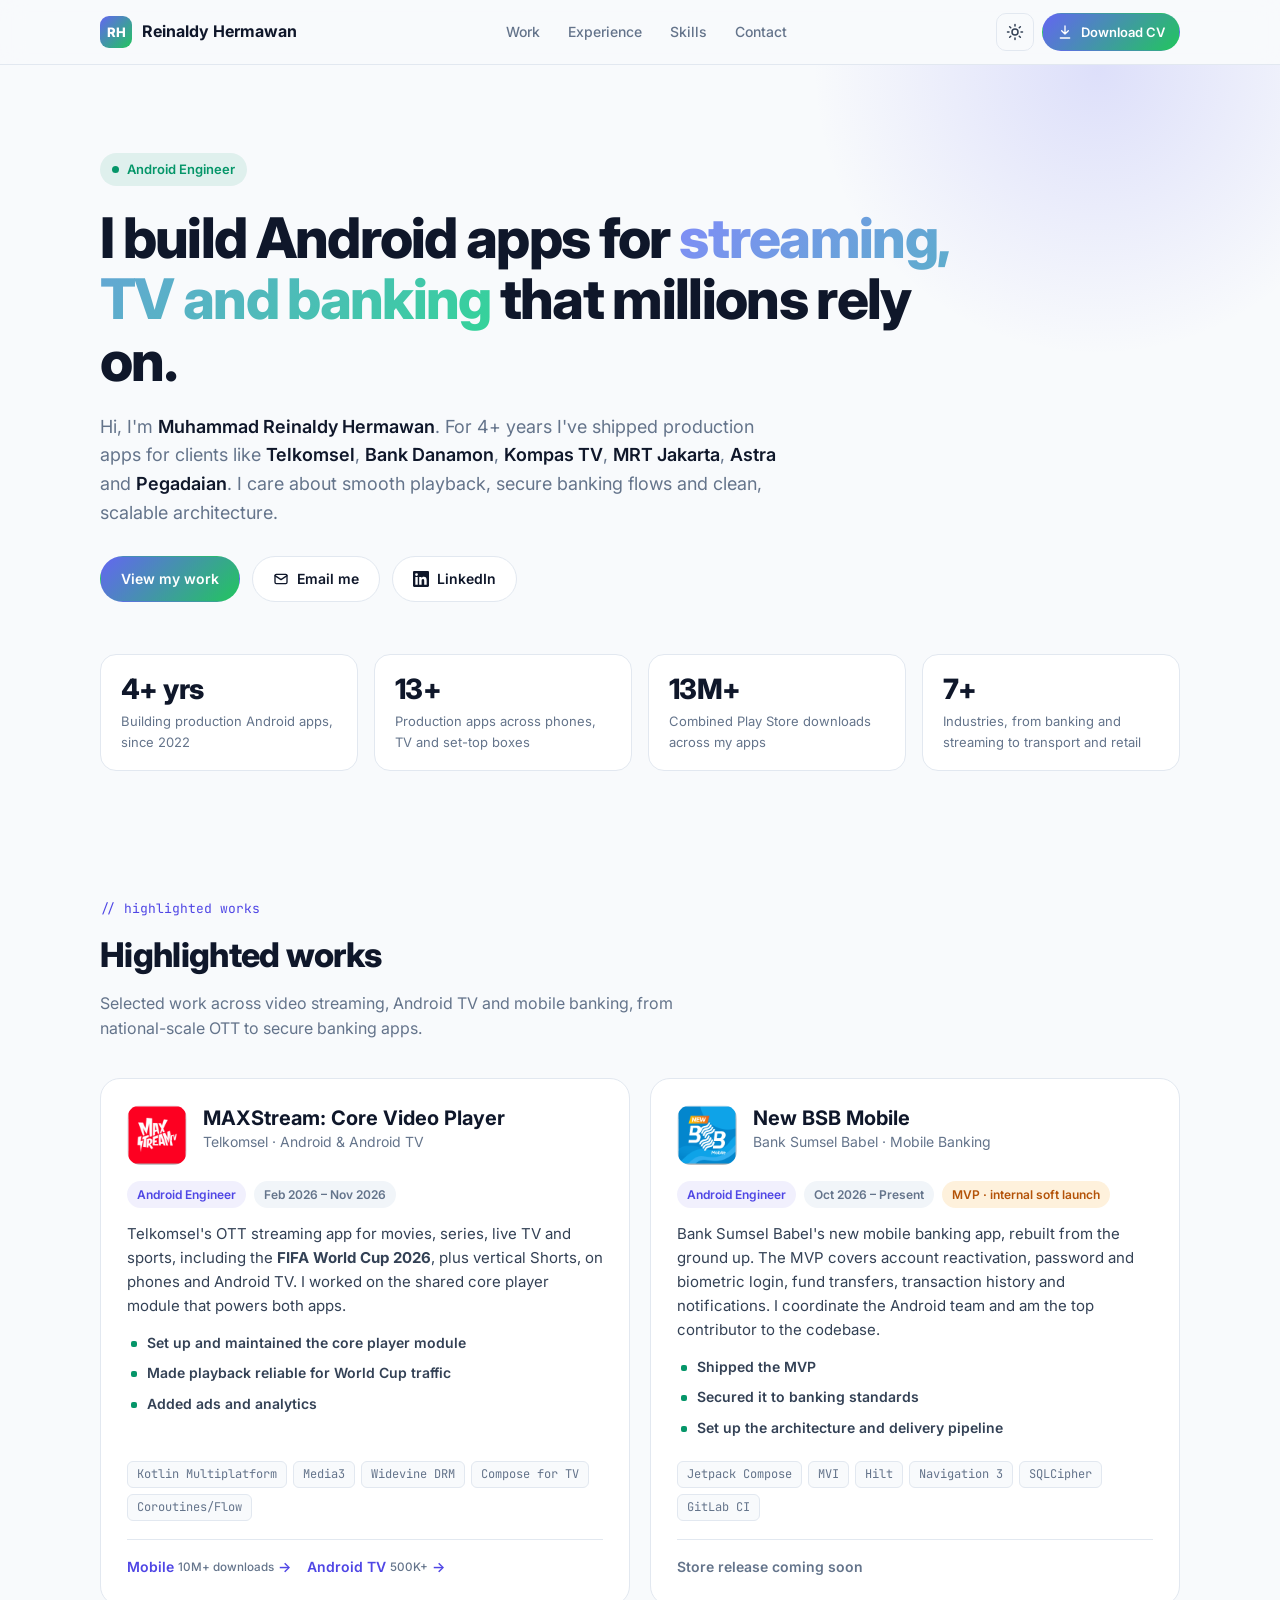
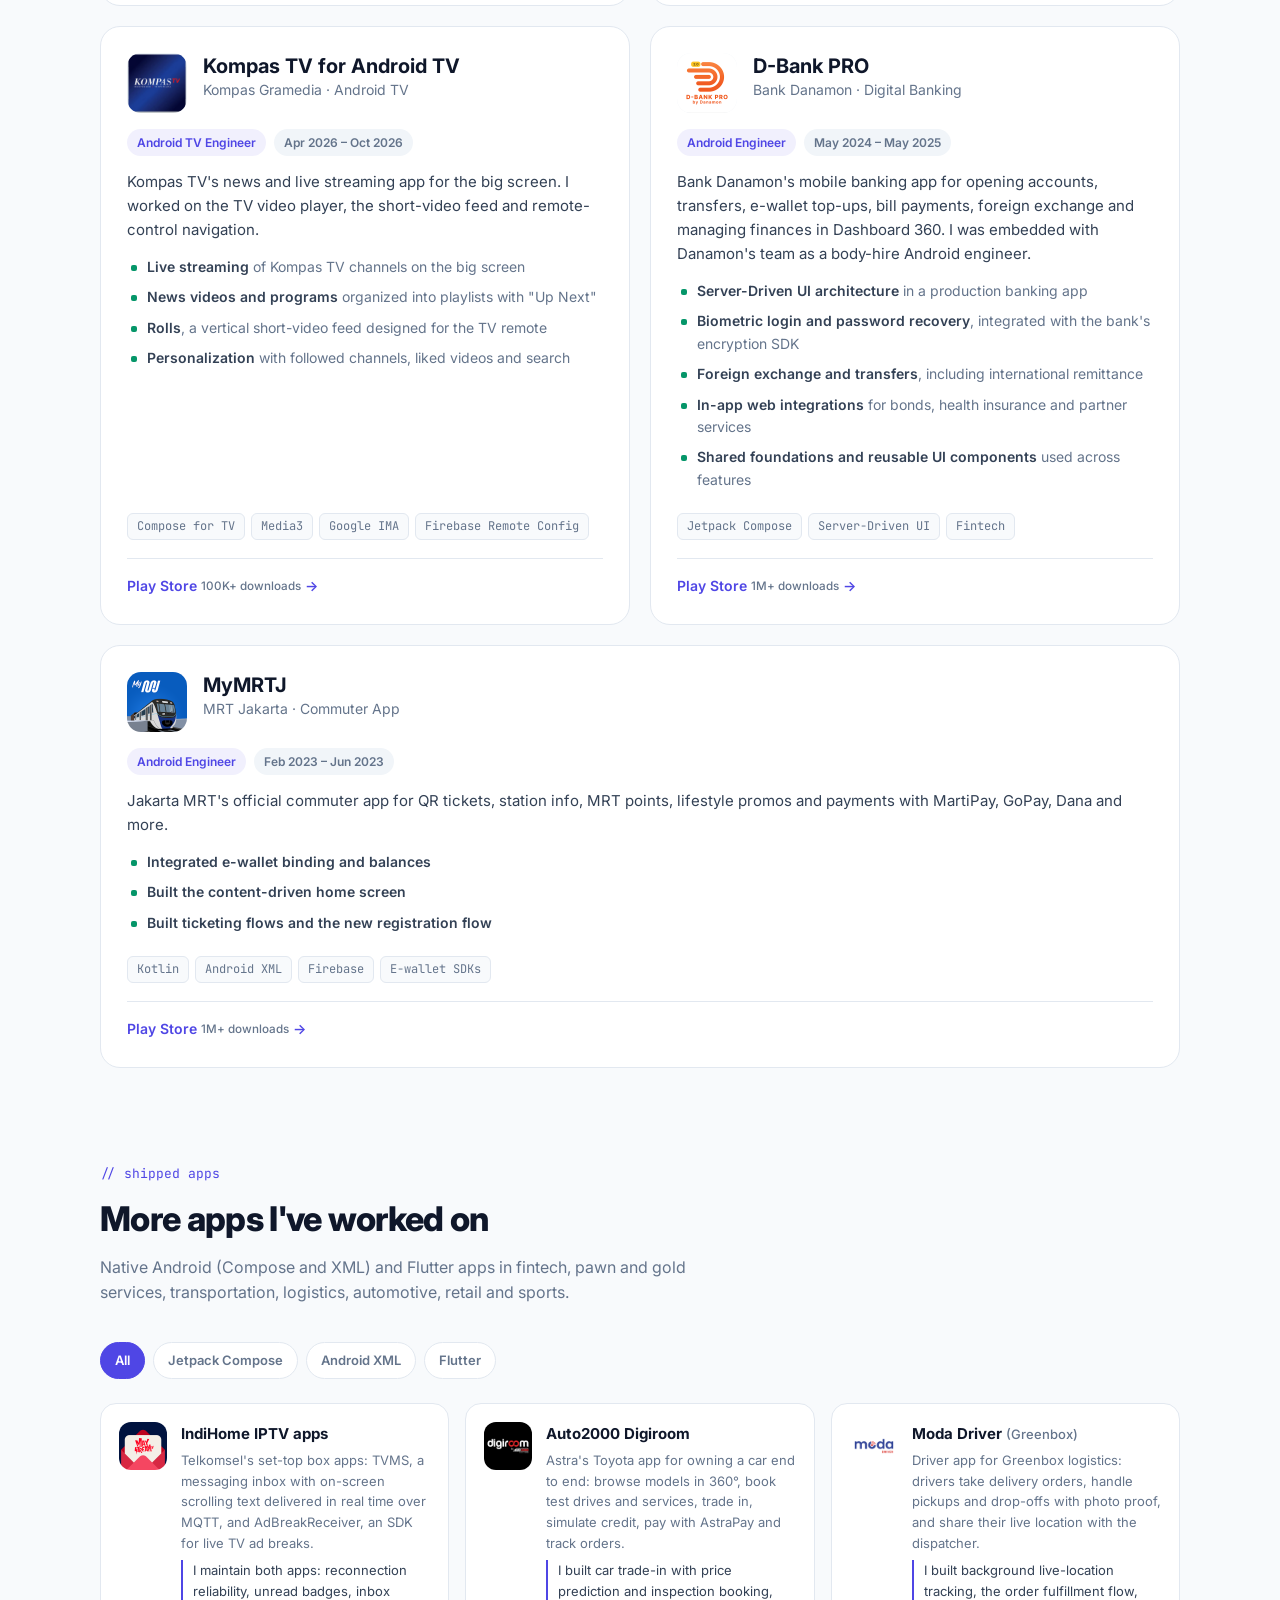
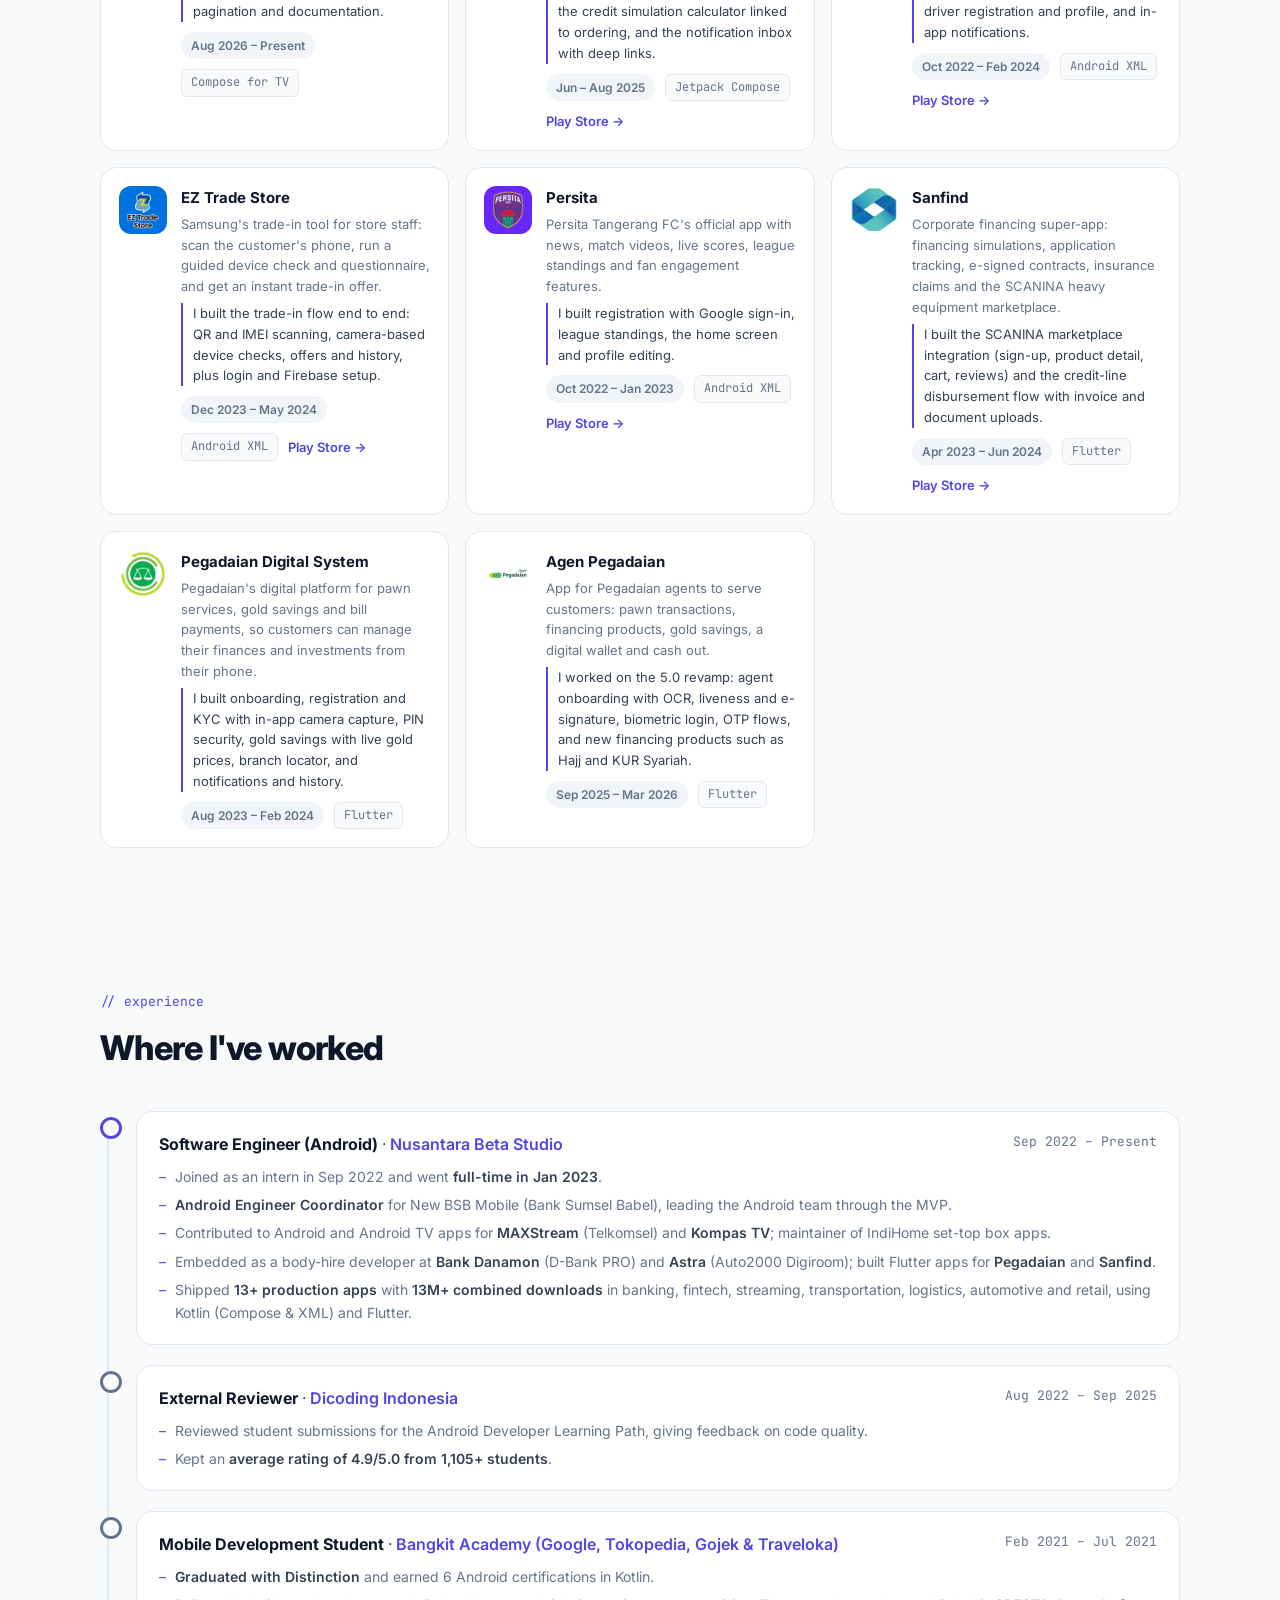
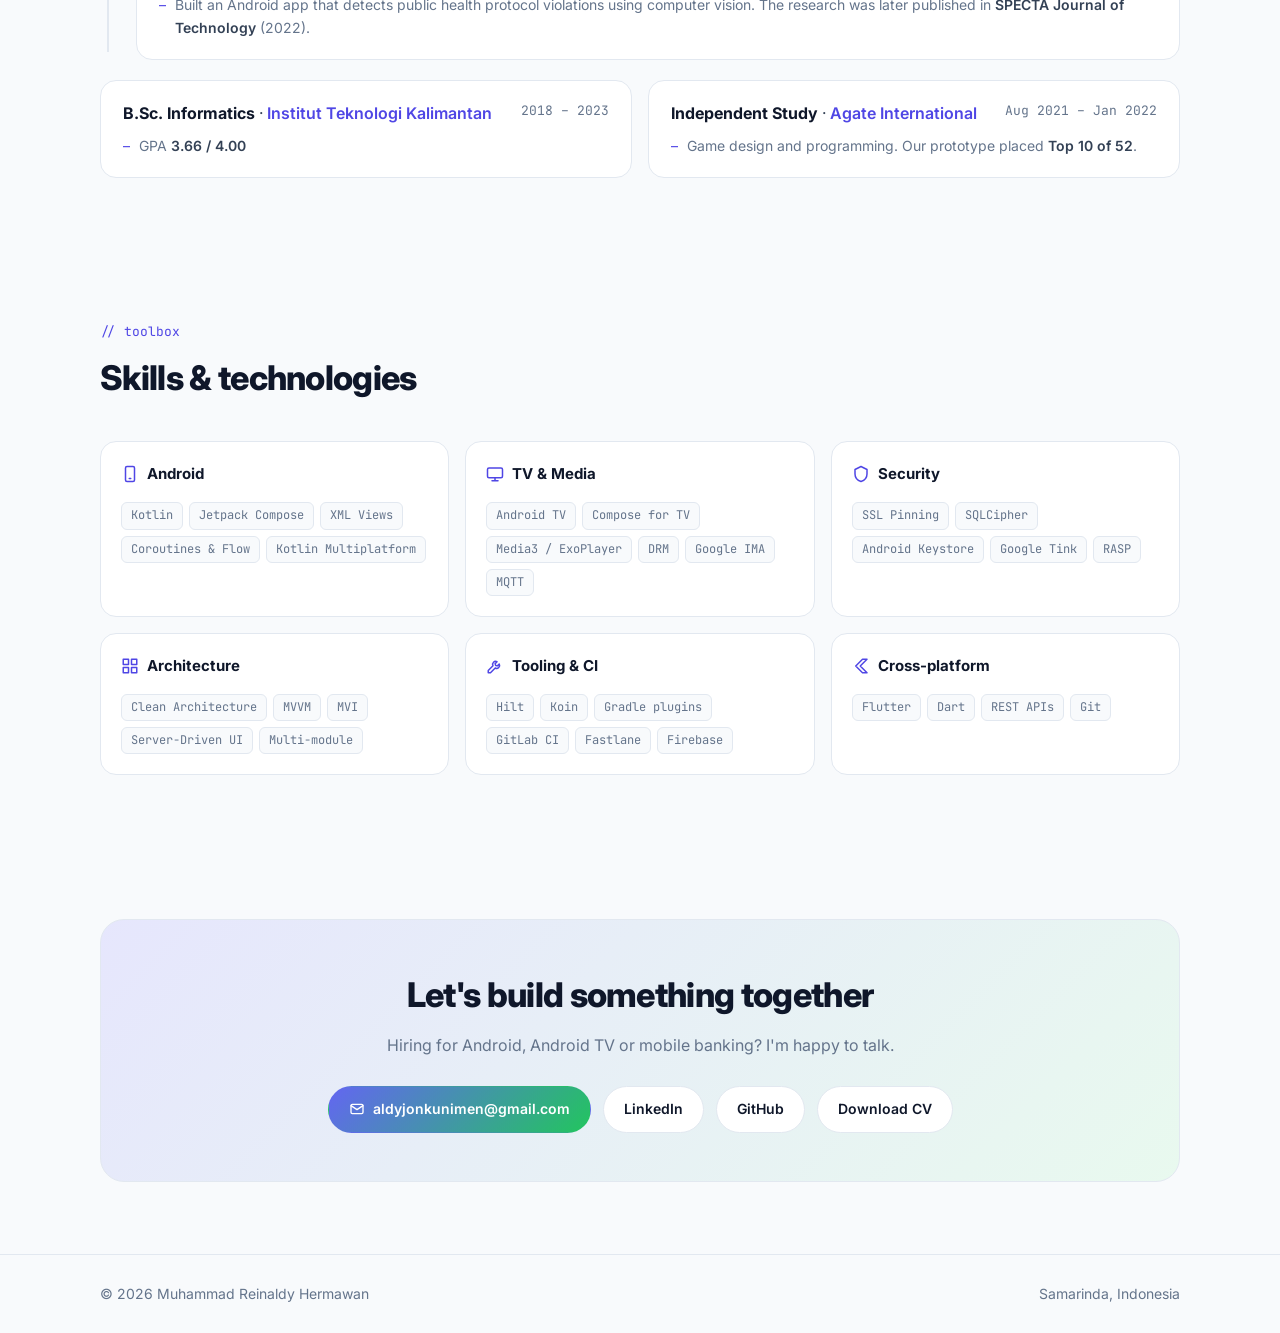
<file: index.html>
<!DOCTYPE html>
<html lang="en">
<head>
  <meta charset="UTF-8" />
  <meta name="viewport" content="width=device-width, initial-scale=1.0" />
  <title>Muhammad Reinaldy Hermawan | Android Engineer</title>
  <meta name="description" content="Android Engineer building video streaming, Android TV and mobile banking apps used by millions. Kotlin, Jetpack Compose, Compose for TV, Kotlin Multiplatform and Flutter." />
  <meta name="author" content="Muhammad Reinaldy Hermawan" />
  <meta name="theme-color" content="#0b1120" />

  <!-- Open Graph / link previews -->
  <meta property="og:type" content="website" />
  <meta property="og:title" content="Muhammad Reinaldy Hermawan | Android Engineer" />
  <meta property="og:description" content="Android & Android TV engineer behind streaming, banking and transport apps across Indonesia." />
  <meta property="og:url" content="https://aldyhermawan1.github.io/" />
  <meta property="og:image" content="https://aldyhermawan1.github.io/assets/maxstream.png" />
  <meta name="twitter:card" content="summary" />

  <link rel="icon" href="data:image/svg+xml,%3Csvg xmlns='http://www.w3.org/2000/svg' viewBox='0 0 64 64'%3E%3Crect width='64' height='64' rx='14' fill='%236366f1'/%3E%3Ctext x='50%25' y='54%25' text-anchor='middle' dominant-baseline='middle' font-family='Arial,sans-serif' font-weight='700' font-size='28' fill='white'%3ERH%3C/text%3E%3C/svg%3E" />

  <link rel="preconnect" href="https://fonts.googleapis.com">
  <link rel="preconnect" href="https://fonts.gstatic.com" crossorigin>
  <link href="https://fonts.googleapis.com/css2?family=Inter:wght@400;500;600;700;800&family=JetBrains+Mono:wght@500&display=swap" rel="stylesheet">

  <script type="application/ld+json">
  {
    "@context": "https://schema.org",
    "@type": "Person",
    "name": "Muhammad Reinaldy Hermawan",
    "jobTitle": "Android Engineer",
    "worksFor": { "@type": "Organization", "name": "Nusantara Beta Studio" },
    "url": "https://aldyhermawan1.github.io/",
    "sameAs": ["https://www.linkedin.com/in/aldyhermawan/", "https://github.com/aldyhermawan1"]
  }
  </script>

  <!-- Apply saved/system theme before paint to avoid a flash -->
  <script>
    (function () {
      var t = null;
      try { t = localStorage.getItem('theme'); } catch (e) {}
      if (!t) t = (window.matchMedia && window.matchMedia('(prefers-color-scheme: light)').matches) ? 'light' : 'dark';
      document.documentElement.setAttribute('data-theme', t);
    })();
  </script>

  <style>
    :root {
      --bg: #0b1120;
      --surface: #111827;
      --surface-2: #162033;
      --border: #1f2a3d;
      --text: #e5e7eb;
      --text-strong: #f8fafc;
      --muted: #94a3b8;
      --accent: #818cf8;
      --accent-2: #34d399;
      --accent-soft: rgba(129, 140, 248, 0.12);
      --green-soft: rgba(52, 211, 153, 0.12);
      --amber: #fbbf24;
      --amber-soft: rgba(251, 191, 36, 0.12);
      --shadow: 0 20px 40px rgba(0, 0, 0, 0.35);
      --nav-bg: rgba(11, 17, 32, 0.85);
      color-scheme: dark;
    }

    :root[data-theme="light"] {
      --bg: #f8fafc;
      --surface: #ffffff;
      --surface-2: #f1f5f9;
      --border: #e2e8f0;
      --text: #334155;
      --text-strong: #0f172a;
      --muted: #64748b;
      --accent: #4f46e5;
      --accent-2: #059669;
      --accent-soft: rgba(79, 70, 229, 0.08);
      --green-soft: rgba(5, 150, 105, 0.1);
      --amber: #b45309;
      --amber-soft: rgba(245, 158, 11, 0.14);
      --shadow: 0 16px 32px rgba(15, 23, 42, 0.08);
      --nav-bg: rgba(248, 250, 252, 0.85);
      color-scheme: light;
    }

    * { margin: 0; padding: 0; box-sizing: border-box; }

    html { scroll-behavior: smooth; scroll-padding-top: 80px; }

    body {
      font-family: 'Inter', system-ui, -apple-system, sans-serif;
      background: var(--bg);
      color: var(--text);
      line-height: 1.6;
      -webkit-font-smoothing: antialiased;
      transition: background-color 0.3s, color 0.3s;
    }

    a { color: inherit; text-decoration: none; }
    img { display: block; max-width: 100%; }
    ul { list-style: none; }

    :focus-visible { outline: 2px solid var(--accent); outline-offset: 3px; border-radius: 6px; }

    .container { width: 100%; max-width: 1120px; margin: 0 auto; padding: 0 20px; }

    .skip-link {
      position: absolute; left: 16px; top: -48px; z-index: 200;
      background: var(--accent); color: #fff; padding: 8px 14px; border-radius: 8px;
    }
    .skip-link:focus { top: 12px; }

    /* ---------- Nav ---------- */
    nav {
      position: sticky; top: 0; z-index: 100;
      background: var(--nav-bg);
      backdrop-filter: blur(12px); -webkit-backdrop-filter: blur(12px);
      border-bottom: 1px solid var(--border);
    }
    .nav-content { display: flex; align-items: center; justify-content: space-between; height: 64px; gap: 16px; }
    .logo { display: flex; align-items: center; gap: 10px; font-weight: 700; color: var(--text-strong); white-space: nowrap; }
    .logo-mark {
      width: 32px; height: 32px; border-radius: 9px; display: grid; place-items: center;
      background: linear-gradient(135deg, #6366f1, #22c55e); color: #fff; font-size: 13px; font-weight: 800;
    }
    .nav-links { display: flex; align-items: center; gap: 4px; }
    .nav-links a { padding: 8px 12px; border-radius: 8px; font-size: 14px; font-weight: 500; color: var(--muted); transition: color 0.2s, background 0.2s; }
    .nav-links a:hover { color: var(--text-strong); background: var(--surface-2); }
    .nav-actions { display: flex; align-items: center; gap: 8px; }

    .icon-btn {
      width: 38px; height: 38px; border-radius: 10px; display: grid; place-items: center;
      background: transparent; border: 1px solid var(--border); color: var(--text); cursor: pointer;
      transition: background 0.2s;
    }
    .icon-btn:hover { background: var(--surface-2); }
    .icon-btn svg { width: 18px; height: 18px; }
    .theme-sun { display: none; }
    :root[data-theme="light"] .theme-sun { display: block; }
    :root[data-theme="light"] .theme-moon { display: none; }

    /* ---------- Buttons ---------- */
    .btn {
      display: inline-flex; align-items: center; gap: 8px;
      padding: 11px 20px; border-radius: 999px; font-size: 14px; font-weight: 600;
      border: 1px solid transparent; cursor: pointer; transition: transform 0.2s, box-shadow 0.2s, background 0.2s;
    }
    .btn svg { width: 16px; height: 16px; }
    .btn-primary { background: linear-gradient(135deg, #6366f1, #22c55e); color: #fff; }
    .btn-primary:hover { transform: translateY(-2px); box-shadow: 0 10px 25px rgba(99, 102, 241, 0.3); }
    .btn-ghost { border-color: var(--border); color: var(--text-strong); background: var(--surface); }
    .btn-ghost:hover { background: var(--surface-2); transform: translateY(-2px); }
    .btn-sm { padding: 8px 14px; font-size: 13px; }

    /* ---------- Hero ---------- */
    .hero { padding: 88px 0 56px; position: relative; overflow: hidden; }
    .hero::before {
      content: ""; position: absolute; inset: -40% -10% auto auto; width: 620px; height: 620px; z-index: -1;
      background: radial-gradient(circle, rgba(99, 102, 241, 0.18), transparent 65%);
      pointer-events: none;
    }
    .eyebrow {
      display: inline-flex; align-items: center; gap: 8px; font-size: 13px; font-weight: 600; color: var(--accent-2);
      background: var(--green-soft); padding: 6px 12px; border-radius: 999px; margin-bottom: 22px;
    }
    .eyebrow .dot { width: 7px; height: 7px; border-radius: 50%; background: var(--accent-2); }
    .hero h1 {
      font-size: clamp(32px, 5.4vw, 56px); line-height: 1.1; font-weight: 800; letter-spacing: -0.03em;
      color: var(--text-strong); max-width: 860px; margin-bottom: 20px;
    }
    .gradient-text { background: linear-gradient(135deg, #818cf8, #34d399); -webkit-background-clip: text; background-clip: text; color: transparent; }
    .hero-sub { font-size: clamp(16px, 2vw, 18px); color: var(--muted); max-width: 680px; margin-bottom: 28px; }
    .hero-sub strong { color: var(--text-strong); font-weight: 600; }
    .hero-ctas { display: flex; flex-wrap: wrap; gap: 12px; margin-bottom: 52px; }

    .stats { display: grid; grid-template-columns: repeat(4, 1fr); gap: 16px; }
    .stat { background: var(--surface); border: 1px solid var(--border); border-radius: 16px; padding: 18px 20px; }
    .stat-value { font-size: 28px; font-weight: 800; color: var(--text-strong); letter-spacing: -0.02em; line-height: 1.2; }
    .stat-label { font-size: 13px; color: var(--muted); margin-top: 4px; }

    /* ---------- Sections ---------- */
    section { padding: 72px 0; }
    .section-head { margin-bottom: 36px; }
    .section-kicker { font-family: 'JetBrains Mono', monospace; font-size: 13px; color: var(--accent); margin-bottom: 8px; }
    .section-title { font-size: clamp(26px, 3.4vw, 34px); font-weight: 800; letter-spacing: -0.02em; color: var(--text-strong); }
    .section-desc { color: var(--muted); margin-top: 8px; max-width: 640px; }

    /* ---------- Featured ---------- */
    .feature-wide { grid-column: 1 / -1; }
    .featured-grid { display: grid; grid-template-columns: repeat(2, 1fr); gap: 20px; }
    .feature-card {
      background: var(--surface); border: 1px solid var(--border); border-radius: 20px; padding: 26px;
      display: flex; flex-direction: column; transition: transform 0.3s, box-shadow 0.3s, border-color 0.3s;
    }
    .feature-card:hover { transform: translateY(-4px); box-shadow: var(--shadow); border-color: color-mix(in srgb, var(--accent) 40%, var(--border)); }
    .feature-top { display: flex; gap: 16px; align-items: flex-start; margin-bottom: 16px; }
    .app-icon { width: 60px; height: 60px; border-radius: 14px; flex-shrink: 0; object-fit: cover; background: var(--surface-2); }
    .feature-title { font-size: 20px; font-weight: 700; color: var(--text-strong); line-height: 1.3; }
    .feature-client { font-size: 14px; color: var(--muted); }
    .meta-row { display: flex; flex-wrap: wrap; gap: 8px; margin-bottom: 14px; }
    .badge {
      display: inline-flex; align-items: center; gap: 6px; font-size: 12px; font-weight: 600;
      padding: 4px 10px; border-radius: 999px; background: var(--accent-soft); color: var(--accent);
    }
    .badge-muted { background: var(--surface-2); color: var(--muted); }
    .badge-amber { background: var(--amber-soft); color: var(--amber); }
    .feature-summary { font-size: 15px; margin-bottom: 14px; }
    .feature-points { margin-bottom: 18px; display: grid; gap: 8px; }
    .feature-points li { position: relative; padding-left: 20px; font-size: 14px; color: var(--muted); }
    .feature-points li::before {
      content: ""; position: absolute; left: 4px; top: 9px; width: 6px; height: 6px; border-radius: 2px;
      background: var(--accent-2);
    }
    .feature-points strong { color: var(--text); font-weight: 600; }
    .chips { display: flex; flex-wrap: wrap; gap: 6px; margin-top: auto; padding-top: 4px; }
    .chip {
      font-family: 'JetBrains Mono', monospace; font-size: 12px; padding: 3px 9px; border-radius: 6px;
      border: 1px solid var(--border); color: var(--muted); background: var(--bg);
    }
    .links { display: flex; flex-wrap: wrap; gap: 16px; margin-top: 18px; padding-top: 16px; border-top: 1px solid var(--border); }
    .text-link { font-size: 14px; font-weight: 600; color: var(--accent); display: inline-flex; align-items: center; gap: 4px; }
    .text-link:hover { text-decoration: underline; text-underline-offset: 3px; }
    .text-link small { font-weight: 500; color: var(--muted); }

    /* ---------- Minor project row ---------- */

    /* ---------- More apps ---------- */
    .filters { display: flex; flex-wrap: wrap; gap: 8px; margin-bottom: 24px; }
    .filter {
      font: inherit; font-size: 13px; font-weight: 600; padding: 7px 14px; border-radius: 999px; cursor: pointer;
      border: 1px solid var(--border); background: var(--surface); color: var(--muted); transition: all 0.2s;
    }
    .filter:hover { color: var(--text-strong); }
    .filter[aria-pressed="true"] { background: var(--accent); border-color: var(--accent); color: #fff; }
    .apps-grid { display: grid; grid-template-columns: repeat(auto-fill, minmax(300px, 1fr)); gap: 16px; }
    .app-card {
      display: flex; gap: 14px; background: var(--surface); border: 1px solid var(--border); border-radius: 16px; padding: 18px;
      transition: transform 0.25s, box-shadow 0.25s;
    }
    .app-card:hover { transform: translateY(-3px); box-shadow: var(--shadow); }
    .app-card[hidden] { display: none; }
    .app-card .app-icon { width: 48px; height: 48px; border-radius: 12px; }
    .app-name { font-weight: 700; color: var(--text-strong); font-size: 15px; }
    .app-desc { font-size: 13px; color: var(--muted); margin: 4px 0 10px; }
    .app-role { font-size: 13px; color: var(--text); margin: -4px 0 10px; padding-left: 10px; border-left: 2px solid var(--accent); }
    .app-alias { font-weight: 500; color: var(--muted); font-size: 13px; }
    .app-foot { display: flex; flex-wrap: wrap; gap: 10px; align-items: center; }
    .app-foot .text-link { font-size: 13px; }

    /* ---------- Experience ---------- */
    .timeline { position: relative; display: grid; gap: 20px; }
    .timeline::before { content: ""; position: absolute; left: 7px; top: 8px; bottom: 8px; width: 2px; background: var(--border); }
    .tl-item { position: relative; padding-left: 36px; }
    .tl-item::before {
      content: ""; position: absolute; left: 0; top: 6px; width: 16px; height: 16px; border-radius: 50%;
      background: var(--bg); border: 3px solid var(--accent);
    }
    .tl-item.past::before { border-color: var(--muted); }
    .tl-card { background: var(--surface); border: 1px solid var(--border); border-radius: 16px; padding: 20px 22px; }
    .tl-head { display: flex; flex-wrap: wrap; justify-content: space-between; gap: 4px 16px; margin-bottom: 8px; }
    .tl-role { font-weight: 700; color: var(--text-strong); }
    .tl-org { color: var(--accent); font-weight: 600; }
    .tl-date { font-family: 'JetBrains Mono', monospace; font-size: 13px; color: var(--muted); white-space: nowrap; }
    .tl-card ul { display: grid; gap: 6px; }
    .tl-card li { position: relative; padding-left: 16px; font-size: 14px; color: var(--muted); }
    .tl-card li::before { content: "–"; position: absolute; left: 0; color: var(--accent); }
    .tl-card li strong { color: var(--text); font-weight: 600; }
    .edu-grid { display: grid; grid-template-columns: repeat(2, 1fr); gap: 16px; margin-top: 20px; }

    /* ---------- Skills ---------- */
    .skills-grid { display: grid; grid-template-columns: repeat(3, 1fr); gap: 16px; }
    .skill-group { background: var(--surface); border: 1px solid var(--border); border-radius: 16px; padding: 20px; }
    .skill-group h3 { font-size: 15px; font-weight: 700; color: var(--text-strong); margin-bottom: 12px; display: flex; align-items: center; gap: 8px; }
    .skill-group h3 svg { width: 18px; height: 18px; color: var(--accent); }

    /* ---------- Contact ---------- */
    .contact-card {
      background: linear-gradient(135deg, rgba(99, 102, 241, 0.16), rgba(34, 197, 94, 0.1)), var(--surface);
      border: 1px solid var(--border); border-radius: 24px; padding: 48px 32px; text-align: center;
    }
    .contact-card h2 { font-size: clamp(26px, 3.4vw, 34px); font-weight: 800; color: var(--text-strong); letter-spacing: -0.02em; }
    .contact-card p { color: var(--muted); max-width: 520px; margin: 10px auto 28px; }
    .contact-links { display: flex; flex-wrap: wrap; gap: 12px; justify-content: center; }

    footer { border-top: 1px solid var(--border); padding: 28px 0; font-size: 14px; color: var(--muted); }
    .footer-content { display: flex; flex-wrap: wrap; justify-content: space-between; gap: 8px; }

    /* ---------- Reveal on scroll ---------- */
    .reveal { opacity: 0; transform: translateY(16px); transition: opacity 0.6s ease, transform 0.6s ease; }
    .reveal.visible { opacity: 1; transform: none; }
    .no-js .reveal { opacity: 1; transform: none; }

    @media (prefers-reduced-motion: reduce) {
      html { scroll-behavior: auto; }
      *, *::before, *::after { transition: none !important; animation: none !important; }
      .reveal { opacity: 1; transform: none; }
    }

    /* ---------- Responsive ---------- */
    @media (max-width: 900px) {
      .featured-grid { grid-template-columns: 1fr; }
      .skills-grid { grid-template-columns: repeat(2, 1fr); }
      .stats { grid-template-columns: repeat(2, 1fr); }
      .nav-links { display: none; }
    }
    @media (max-width: 600px) {
      .container { padding: 0 16px; }
      .hero { padding: 56px 0 40px; }
      section { padding: 56px 0; }
      .feature-card { padding: 20px; }
      .skills-grid, .edu-grid { grid-template-columns: 1fr; }
      .apps-grid { grid-template-columns: 1fr; }
      .contact-card { padding: 36px 20px; }
      .stat-value { font-size: 24px; }
      .logo-name { display: none; }
      .nav-cv-label { display: none; }
    }
  </style>
</head>
<body class="no-js">
  <a class="skip-link" href="#main">Skip to content</a>

  <!-- ================= Nav ================= -->
  <nav aria-label="Primary">
    <div class="container nav-content">
      <a href="#top" class="logo" aria-label="Back to top">
        <span class="logo-mark">RH</span>
        <span class="logo-name">Reinaldy Hermawan</span>
      </a>
      <div class="nav-links">
        <a href="#work">Work</a>
        <a href="#experience">Experience</a>
        <a href="#skills">Skills</a>
        <a href="#contact">Contact</a>
      </div>
      <div class="nav-actions">
        <button class="icon-btn" id="theme-toggle" type="button" aria-label="Toggle light and dark theme">
          <svg class="theme-moon" viewBox="0 0 24 24" fill="none" stroke="currentColor" stroke-width="2" stroke-linecap="round" stroke-linejoin="round" aria-hidden="true"><path d="M21 12.8A9 9 0 1 1 11.2 3a7 7 0 0 0 9.8 9.8z"/></svg>
          <svg class="theme-sun" viewBox="0 0 24 24" fill="none" stroke="currentColor" stroke-width="2" stroke-linecap="round" aria-hidden="true"><circle cx="12" cy="12" r="4"/><path d="M12 2v2M12 20v2M4.9 4.9l1.4 1.4M17.7 17.7l1.4 1.4M2 12h2M20 12h2M4.9 19.1l1.4-1.4M17.7 6.3l1.4-1.4"/></svg>
        </button>
        <a class="btn btn-primary btn-sm" href="assets/CV_25012026.pdf" download>
          <svg viewBox="0 0 24 24" fill="none" stroke="currentColor" stroke-width="2" stroke-linecap="round" stroke-linejoin="round" aria-hidden="true"><path d="M12 3v12M7 10l5 5 5-5M5 21h14"/></svg>
          <span><span class="nav-cv-label">Download </span>CV</span>
        </a>
      </div>
    </div>
  </nav>

  <main id="main">

    <!-- ================= Hero ================= -->
    <header class="hero" id="top">
      <div class="container">
        <div class="eyebrow"><span class="dot" aria-hidden="true"></span>Android Engineer</div>
        <h1>I build Android apps for <span class="gradient-text">streaming, TV and banking</span> that millions rely on.</h1>
        <p class="hero-sub">
          Hi, I'm <strong>Muhammad Reinaldy Hermawan</strong>. For 4+ years I've shipped production apps for clients like
          <strong>Telkomsel</strong>, <strong>Bank Danamon</strong>, <strong>Kompas TV</strong>, <strong>MRT Jakarta</strong>, <strong>Astra</strong> and <strong>Pegadaian</strong>.
          I care about smooth playback, secure banking flows and clean, scalable architecture.
        </p>
        <div class="hero-ctas">
          <a class="btn btn-primary" href="#work">View my work</a>
          <a class="btn btn-ghost" href="mailto:aldyjonkunimen@gmail.com">
            <svg viewBox="0 0 24 24" fill="none" stroke="currentColor" stroke-width="2" stroke-linecap="round" stroke-linejoin="round" aria-hidden="true"><rect x="3" y="5" width="18" height="14" rx="2"/><path d="m3 7 9 6 9-6"/></svg>
            Email me
          </a>
          <a class="btn btn-ghost" href="https://www.linkedin.com/in/aldyhermawan/" target="_blank" rel="noopener">
            <svg viewBox="0 0 24 24" fill="currentColor" aria-hidden="true"><path d="M20.4 20.5h-3.6v-5.6c0-1.3 0-3-1.8-3s-2.1 1.4-2.1 2.9v5.7H9.3V9h3.4v1.6h.1c.5-.9 1.6-1.8 3.4-1.8 3.6 0 4.3 2.4 4.3 5.5v6.2zM5.3 7.4a2.1 2.1 0 1 1 0-4.2 2.1 2.1 0 0 1 0 4.2zM7.1 20.5H3.5V9h3.6v11.5zM22.2 0H1.8C.8 0 0 .8 0 1.7v20.6c0 .9.8 1.7 1.8 1.7h20.4c1 0 1.8-.8 1.8-1.7V1.7C24 .8 23.2 0 22.2 0z"/></svg>
            LinkedIn
          </a>
        </div>

        <div class="stats">
          <div class="stat"><div class="stat-value">4+ yrs</div><div class="stat-label">Building production Android apps, since 2022</div></div>
          <div class="stat"><div class="stat-value">13+</div><div class="stat-label">Production apps across phones, TV and set-top boxes</div></div>
          <div class="stat"><div class="stat-value">13M+</div><div class="stat-label">Combined Play Store downloads across my apps</div></div>
          <div class="stat"><div class="stat-value">7+</div><div class="stat-label">Industries, from banking and streaming to transport and retail</div></div>
        </div>
      </div>
    </header>

    <!-- ================= Featured work ================= -->
    <section id="work">
      <div class="container">
        <div class="section-head reveal">
          <div class="section-kicker">// highlighted works</div>
          <h2 class="section-title">Highlighted works</h2>
          <p class="section-desc">Selected work across video streaming, Android TV and mobile banking, from national-scale OTT to secure banking apps.</p>
        </div>

        <div class="featured-grid">

          <!-- MAXStream -->
          <article class="feature-card reveal">
            <div class="feature-top">
              <img class="app-icon" src="assets/maxstream.png" alt="MAXStream app icon" width="60" height="60" loading="lazy">
              <div>
                <h3 class="feature-title">MAXStream: Core Video Player</h3>
                <div class="feature-client">Telkomsel · Android &amp; Android TV</div>
              </div>
            </div>
            <div class="meta-row">
              <span class="badge">Android Engineer</span>
              <span class="badge badge-muted">Feb 2026 – Nov 2026</span>
            </div>
            <p class="feature-summary">Telkomsel's OTT streaming app for movies, series, live TV and sports, including the <strong>FIFA World Cup 2026</strong>, plus vertical Shorts, on phones and Android TV. I worked on the shared core player module that powers both apps.</p>
            <ul class="feature-points">
              <li><strong>Set up and maintained the core player module</strong></li>
              <li><strong>Made playback reliable for World Cup traffic</strong></li>
              <li><strong>Added ads and analytics</strong></li>
            </ul>
            <div class="chips">
              <span class="chip">Kotlin Multiplatform</span><span class="chip">Media3</span><span class="chip">Widevine DRM</span><span class="chip">Compose for TV</span><span class="chip">Coroutines/Flow</span>
            </div>
            <div class="links">
              <a class="text-link" href="https://play.google.com/store/apps/details?id=com.maxstream" target="_blank" rel="noopener">Mobile <small>10M+ downloads</small> →</a>
              <a class="text-link" href="https://play.google.com/store/apps/details?id=com.maxstream.tv" target="_blank" rel="noopener">Android TV <small>500K+</small> →</a>
            </div>
          </article>

          <!-- New BSB Mobile -->
          <article class="feature-card reveal">
            <div class="feature-top">
              <img class="app-icon" src="assets/bsb.png" alt="New BSB Mobile app icon" width="60" height="60" loading="lazy">
              <div>
                <h3 class="feature-title">New BSB Mobile</h3>
                <div class="feature-client">Bank Sumsel Babel · Mobile Banking</div>
              </div>
            </div>
            <div class="meta-row">
              <span class="badge">Android Engineer</span>
              <span class="badge badge-muted">Oct 2026 – Present</span>
              <span class="badge badge-amber">MVP · internal soft launch</span>
            </div>
            <p class="feature-summary">Bank Sumsel Babel's new mobile banking app, rebuilt from the ground up. The MVP covers account reactivation, password and biometric login, fund transfers, transaction history and notifications. I coordinate the Android team and am the top contributor to the codebase.</p>
            <ul class="feature-points">
              <li><strong>Shipped the MVP</strong></li>
              <li><strong>Secured it to banking standards</strong></li>
              <li><strong>Set up the architecture and delivery pipeline</strong></li>
            </ul>
            <div class="chips">
              <span class="chip">Jetpack Compose</span><span class="chip">MVI</span><span class="chip">Hilt</span><span class="chip">Navigation 3</span><span class="chip">SQLCipher</span><span class="chip">GitLab CI</span>
            </div>
            <div class="links">
              <span class="text-link" style="color: var(--muted); cursor: default;">Store release coming soon</span>
            </div>
          </article>

          <!-- KG Now / Kompas TV -->
          <article class="feature-card reveal">
            <div class="feature-top">
              <img class="app-icon" src="assets/kgnow.png" alt="Kompas TV app icon" width="60" height="60" loading="lazy">
              <div>
                <h3 class="feature-title">Kompas TV for Android TV</h3>
                <div class="feature-client">Kompas Gramedia · Android TV</div>
              </div>
            </div>
            <div class="meta-row">
              <span class="badge">Android TV Engineer</span>
              <span class="badge badge-muted">Apr 2026 – Oct 2026</span>
            </div>
            <p class="feature-summary">Kompas TV's news and live streaming app for the big screen. I worked on the TV video player, the short-video feed and remote-control navigation.</p>
            <ul class="feature-points">
              <li><strong>Live streaming</strong> of Kompas TV channels on the big screen</li>
              <li><strong>News videos and programs</strong> organized into playlists with "Up Next"</li>
              <li><strong>Rolls</strong>, a vertical short-video feed designed for the TV remote</li>
              <li><strong>Personalization</strong> with followed channels, liked videos and search</li>
            </ul>
            <div class="chips">
              <span class="chip">Compose for TV</span><span class="chip">Media3</span><span class="chip">Google IMA</span><span class="chip">Firebase Remote Config</span>
            </div>
            <div class="links">
              <a class="text-link" href="https://play.google.com/store/apps/details?id=tv.kompas.kompastv" target="_blank" rel="noopener">Play Store <small>100K+ downloads</small> →</a>
            </div>
          </article>

          <!-- D-Bank PRO -->
          <article class="feature-card reveal">
            <div class="feature-top">
              <img class="app-icon" src="assets/dbankpro.webp" alt="D-Bank PRO app icon" width="60" height="60" loading="lazy">
              <div>
                <h3 class="feature-title">D-Bank PRO</h3>
                <div class="feature-client">Bank Danamon · Digital Banking</div>
              </div>
            </div>
            <div class="meta-row">
              <span class="badge">Android Engineer</span>
              <span class="badge badge-muted">May 2024 – May 2025</span>
            </div>
            <p class="feature-summary">Bank Danamon's mobile banking app for opening accounts, transfers, e-wallet top-ups, bill payments, foreign exchange and managing finances in Dashboard 360. I was embedded with Danamon's team as a body-hire Android engineer.</p>
            <ul class="feature-points">
              <li><strong>Server-Driven UI architecture</strong> in a production banking app</li>
              <li><strong>Biometric login and password recovery</strong>, integrated with the bank's encryption SDK</li>
              <li><strong>Foreign exchange and transfers</strong>, including international remittance</li>
              <li><strong>In-app web integrations</strong> for bonds, health insurance and partner services</li>
              <li><strong>Shared foundations and reusable UI components</strong> used across features</li>
            </ul>
            <div class="chips">
              <span class="chip">Jetpack Compose</span><span class="chip">Server-Driven UI</span><span class="chip">Fintech</span>
            </div>
            <div class="links">
              <a class="text-link" href="https://play.google.com/store/apps/details?id=com.dbank.mobile" target="_blank" rel="noopener">Play Store <small>1M+ downloads</small> →</a>
            </div>
          </article>

          <!-- MyMRTJ -->
          <article class="feature-card feature-wide reveal">
            <div class="feature-top">
              <img class="app-icon" src="assets/mrtj.webp" alt="MyMRTJ app icon" width="60" height="60" loading="lazy">
              <div>
                <h3 class="feature-title">MyMRTJ</h3>
                <div class="feature-client">MRT Jakarta · Commuter App</div>
              </div>
            </div>
            <div class="meta-row">
              <span class="badge">Android Engineer</span>
              <span class="badge badge-muted">Feb 2023 – Jun 2023</span>
            </div>
            <p class="feature-summary">Jakarta MRT's official commuter app for QR tickets, station info, MRT points, lifestyle promos and payments with MartiPay, GoPay, Dana and more.</p>
            <ul class="feature-points">
              <li><strong>Integrated e-wallet binding and balances</strong></li>
              <li><strong>Built the content-driven home screen</strong></li>
              <li><strong>Built ticketing flows and the new registration flow</strong></li>
            </ul>
            <div class="chips">
              <span class="chip">Kotlin</span><span class="chip">Android XML</span><span class="chip">Firebase</span><span class="chip">E-wallet SDKs</span>
            </div>
            <div class="links">
              <a class="text-link" href="https://play.google.com/store/apps/details?id=com.mrt.jakarta" target="_blank" rel="noopener">Play Store <small>1M+ downloads</small> →</a>
            </div>
          </article>

        </div>

      </div>
    </section>

    <!-- ================= More apps ================= -->
    <section id="more-apps" style="padding-top: 24px;">
      <div class="container">
        <div class="section-head reveal">
          <div class="section-kicker">// shipped apps</div>
          <h2 class="section-title">More apps I've worked on</h2>
          <p class="section-desc">Native Android (Compose and XML) and Flutter apps in fintech, pawn and gold services, transportation, logistics, automotive, retail and sports.</p>
        </div>

        <div class="filters" role="group" aria-label="Filter apps by tech">
          <button class="filter" type="button" data-filter="all" aria-pressed="true">All</button>
          <button class="filter" type="button" data-filter="compose" aria-pressed="false">Jetpack Compose</button>
          <button class="filter" type="button" data-filter="xml" aria-pressed="false">Android XML</button>
          <button class="filter" type="button" data-filter="flutter" aria-pressed="false">Flutter</button>
        </div>

        <div class="apps-grid">
          <article class="app-card" data-tech="compose">
            <img class="app-icon" src="assets/indihome-tvms.png" alt="IndiHome TV messaging icon" width="48" height="48" loading="lazy">
            <div>
              <h3 class="app-name">IndiHome IPTV apps</h3>
              <p class="app-desc">Telkomsel's set-top box apps: TVMS, a messaging inbox with on-screen scrolling text delivered in real time over MQTT, and AdBreakReceiver, an SDK for live TV ad breaks.</p>
              <p class="app-role">I maintain both apps: reconnection reliability, unread badges, inbox pagination and documentation.</p>
              <div class="app-foot"><span class="badge badge-muted">Aug 2026 – Present</span><span class="chip">Compose for TV</span></div>
            </div>
          </article>

          <article class="app-card" data-tech="compose">
            <img class="app-icon" src="assets/digiroom.webp" alt="Auto2000 Digiroom app icon" width="48" height="48" loading="lazy">
            <div>
              <h3 class="app-name">Auto2000 Digiroom</h3>
              <p class="app-desc">Astra's Toyota app for owning a car end to end: browse models in 360°, book test drives and services, trade in, simulate credit, pay with AstraPay and track orders.</p>
              <p class="app-role">I built car trade-in with price prediction and inspection booking, the credit simulation calculator linked to ordering, and the notification inbox with deep links.</p>
              <div class="app-foot"><span class="badge badge-muted">Jun – Aug 2025</span><span class="chip">Jetpack Compose</span><a class="text-link" href="https://play.google.com/store/apps/details?id=id.co.astra.ai.dev1" target="_blank" rel="noopener">Play Store →</a></div>
            </div>
          </article>

          <article class="app-card" data-tech="xml">
            <img class="app-icon" src="assets/moda.webp" alt="Moda Driver (Greenbox) app icon" width="48" height="48" loading="lazy">
            <div>
              <h3 class="app-name">Moda Driver <span class="app-alias">(Greenbox)</span></h3>
              <p class="app-desc">Driver app for Greenbox logistics: drivers take delivery orders, handle pickups and drop-offs with photo proof, and share their live location with the dispatcher.</p>
              <p class="app-role">I built background live-location tracking, the order fulfillment flow, driver registration and profile, and in-app notifications.</p>
              <div class="app-foot"><span class="badge badge-muted">Oct 2022 – Feb 2024</span><span class="chip">Android XML</span><a class="text-link" href="https://play.google.com/store/apps/details?id=id.movic.greenbox" target="_blank" rel="noopener">Play Store →</a></div>
            </div>
          </article>

          <article class="app-card" data-tech="xml">
            <img class="app-icon" src="assets/eztrade.webp" alt="EZ Trade Store app icon" width="48" height="48" loading="lazy">
            <div>
              <h3 class="app-name">EZ Trade Store</h3>
              <p class="app-desc">Samsung's trade-in tool for store staff: scan the customer's phone, run a guided device check and questionnaire, and get an instant trade-in offer.</p>
              <p class="app-role">I built the trade-in flow end to end: QR and IMEI scanning, camera-based device checks, offers and history, plus login and Firebase setup.</p>
              <div class="app-foot"><span class="badge badge-muted">Dec 2023 – May 2024</span><span class="chip">Android XML</span><a class="text-link" href="https://play.google.com/store/apps/details?id=com.sein.eztrade.promotor" target="_blank" rel="noopener">Play Store →</a></div>
            </div>
          </article>

          <article class="app-card" data-tech="xml">
            <img class="app-icon" src="assets/persita.webp" alt="Persita app icon" width="48" height="48" loading="lazy">
            <div>
              <h3 class="app-name">Persita</h3>
              <p class="app-desc">Persita Tangerang FC's official app with news, match videos, live scores, league standings and fan engagement features.</p>
              <p class="app-role">I built registration with Google sign-in, league standings, the home screen and profile editing.</p>
              <div class="app-foot"><span class="badge badge-muted">Oct 2022 – Jan 2023</span><span class="chip">Android XML</span><a class="text-link" href="https://play.google.com/store/apps/details?id=com.persita.android" target="_blank" rel="noopener">Play Store →</a></div>
            </div>
          </article>

          <article class="app-card" data-tech="flutter">
            <img class="app-icon" src="assets/sanfind.webp" alt="Sanfind app icon" width="48" height="48" loading="lazy">
            <div>
              <h3 class="app-name">Sanfind</h3>
              <p class="app-desc">Corporate financing super-app: financing simulations, application tracking, e-signed contracts, insurance claims and the SCANINA heavy equipment marketplace.</p>
              <p class="app-role">I built the SCANINA marketplace integration (sign-up, product detail, cart, reviews) and the credit-line disbursement flow with invoice and document uploads.</p>
              <div class="app-foot"><span class="badge badge-muted">Apr 2023 – Jun 2024</span><span class="chip">Flutter</span><a class="text-link" href="https://play.google.com/store/apps/details?id=com.sanf.mobile" target="_blank" rel="noopener">Play Store →</a></div>
            </div>
          </article>

          <article class="app-card" data-tech="flutter">
            <img class="app-icon" src="assets/pds.webp" alt="Pegadaian Digital System app icon" width="48" height="48" loading="lazy">
            <div>
              <h3 class="app-name">Pegadaian Digital System</h3>
              <p class="app-desc">Pegadaian's digital platform for pawn services, gold savings and bill payments, so customers can manage their finances and investments from their phone.</p>
              <p class="app-role">I built onboarding, registration and KYC with in-app camera capture, PIN security, gold savings with live gold prices, branch locator, and notifications and history.</p>
              <div class="app-foot"><span class="badge badge-muted">Aug 2023 – Feb 2024</span><span class="chip">Flutter</span></div>
            </div>
          </article>

          <article class="app-card" data-tech="flutter">
            <img class="app-icon" src="assets/agen.webp" alt="Agen Pegadaian app icon" width="48" height="48" loading="lazy">
            <div>
              <h3 class="app-name">Agen Pegadaian</h3>
              <p class="app-desc">App for Pegadaian agents to serve customers: pawn transactions, financing products, gold savings, a digital wallet and cash out.</p>
              <p class="app-role">I worked on the 5.0 revamp: agent onboarding with OCR, liveness and e-signature, biometric login, OTP flows, and new financing products such as Hajj and KUR Syariah.</p>
              <div class="app-foot"><span class="badge badge-muted">Sep 2025 – Mar 2026</span><span class="chip">Flutter</span></div>
            </div>
          </article>
        </div>
      </div>
    </section>

    <!-- ================= Experience ================= -->
    <section id="experience">
      <div class="container">
        <div class="section-head reveal">
          <div class="section-kicker">// experience</div>
          <h2 class="section-title">Where I've worked</h2>
        </div>

        <div class="timeline">
          <div class="tl-item reveal">
            <div class="tl-card">
              <div class="tl-head">
                <div><span class="tl-role">Software Engineer (Android)</span> · <span class="tl-org">Nusantara Beta Studio</span></div>
                <span class="tl-date">Sep 2022 – Present</span>
              </div>
              <ul>
                <li>Joined as an intern in Sep 2022 and went <strong>full-time in Jan 2023</strong>.</li>
                <li><strong>Android Engineer Coordinator</strong> for New BSB Mobile (Bank Sumsel Babel), leading the Android team through the MVP.</li>
                <li>Contributed to Android and Android TV apps for <strong>MAXStream</strong> (Telkomsel) and <strong>Kompas TV</strong>; maintainer of IndiHome set-top box apps.</li>
                <li>Embedded as a body-hire developer at <strong>Bank Danamon</strong> (D-Bank PRO) and <strong>Astra</strong> (Auto2000 Digiroom); built Flutter apps for <strong>Pegadaian</strong> and <strong>Sanfind</strong>.</li>
                <li>Shipped <strong>13+ production apps</strong> with <strong>13M+ combined downloads</strong> in banking, fintech, streaming, transportation, logistics, automotive and retail, using Kotlin (Compose &amp; XML) and Flutter.</li>
              </ul>
            </div>
          </div>

          <div class="tl-item past reveal">
            <div class="tl-card">
              <div class="tl-head">
                <div><span class="tl-role">External Reviewer</span> · <span class="tl-org">Dicoding Indonesia</span></div>
                <span class="tl-date">Aug 2022 – Sep 2025</span>
              </div>
              <ul>
                <li>Reviewed student submissions for the Android Developer Learning Path, giving feedback on code quality.</li>
                <li>Kept an <strong>average rating of 4.9/5.0 from 1,105+ students</strong>.</li>
              </ul>
            </div>
          </div>

          <div class="tl-item past reveal">
            <div class="tl-card">
              <div class="tl-head">
                <div><span class="tl-role">Mobile Development Student</span> · <span class="tl-org">Bangkit Academy (Google, Tokopedia, Gojek &amp; Traveloka)</span></div>
                <span class="tl-date">Feb 2021 – Jul 2021</span>
              </div>
              <ul>
                <li><strong>Graduated with Distinction</strong> and earned 6 Android certifications in Kotlin.</li>
                <li>Built an Android app that detects public health protocol violations using computer vision. The research was later published in <strong>SPECTA Journal of Technology</strong> (2022).</li>
              </ul>
            </div>
          </div>
        </div>

        <div class="edu-grid">
          <div class="tl-card reveal">
            <div class="tl-head">
              <div><span class="tl-role">B.Sc. Informatics</span> · <span class="tl-org">Institut Teknologi Kalimantan</span></div>
              <span class="tl-date">2018 – 2023</span>
            </div>
            <ul><li>GPA <strong>3.66 / 4.00</strong></li></ul>
          </div>
          <div class="tl-card reveal">
            <div class="tl-head">
              <div><span class="tl-role">Independent Study</span> · <span class="tl-org">Agate International</span></div>
              <span class="tl-date">Aug 2021 – Jan 2022</span>
            </div>
            <ul><li>Game design and programming. Our prototype placed <strong>Top 10 of 52</strong>.</li></ul>
          </div>
        </div>
      </div>
    </section>

    <!-- ================= Skills ================= -->
    <section id="skills">
      <div class="container">
        <div class="section-head reveal">
          <div class="section-kicker">// toolbox</div>
          <h2 class="section-title">Skills &amp; technologies</h2>
        </div>
        <div class="skills-grid">
          <div class="skill-group reveal">
            <h3><svg viewBox="0 0 24 24" fill="none" stroke="currentColor" stroke-width="2" stroke-linecap="round" stroke-linejoin="round" aria-hidden="true"><rect x="6" y="2" width="12" height="20" rx="2"/><path d="M11 18h2"/></svg>Android</h3>
            <div class="chips"><span class="chip">Kotlin</span><span class="chip">Jetpack Compose</span><span class="chip">XML Views</span><span class="chip">Coroutines &amp; Flow</span><span class="chip">Kotlin Multiplatform</span></div>
          </div>
          <div class="skill-group reveal">
            <h3><svg viewBox="0 0 24 24" fill="none" stroke="currentColor" stroke-width="2" stroke-linecap="round" stroke-linejoin="round" aria-hidden="true"><rect x="2" y="4" width="20" height="13" rx="2"/><path d="M8 21h8M12 17v4"/></svg>TV &amp; Media</h3>
            <div class="chips"><span class="chip">Android TV</span><span class="chip">Compose for TV</span><span class="chip">Media3 / ExoPlayer</span><span class="chip">DRM</span><span class="chip">Google IMA</span><span class="chip">MQTT</span></div>
          </div>
          <div class="skill-group reveal">
            <h3><svg viewBox="0 0 24 24" fill="none" stroke="currentColor" stroke-width="2" stroke-linecap="round" stroke-linejoin="round" aria-hidden="true"><path d="M12 2 4 6v6c0 5 3.5 8.5 8 10 4.5-1.5 8-5 8-10V6l-8-4z"/></svg>Security</h3>
            <div class="chips"><span class="chip">SSL Pinning</span><span class="chip">SQLCipher</span><span class="chip">Android Keystore</span><span class="chip">Google Tink</span><span class="chip">RASP</span></div>
          </div>
          <div class="skill-group reveal">
            <h3><svg viewBox="0 0 24 24" fill="none" stroke="currentColor" stroke-width="2" stroke-linecap="round" stroke-linejoin="round" aria-hidden="true"><path d="M3 3h7v7H3zM14 3h7v7h-7zM14 14h7v7h-7zM3 14h7v7H3z"/></svg>Architecture</h3>
            <div class="chips"><span class="chip">Clean Architecture</span><span class="chip">MVVM</span><span class="chip">MVI</span><span class="chip">Server-Driven UI</span><span class="chip">Multi-module</span></div>
          </div>
          <div class="skill-group reveal">
            <h3><svg viewBox="0 0 24 24" fill="none" stroke="currentColor" stroke-width="2" stroke-linecap="round" stroke-linejoin="round" aria-hidden="true"><path d="M14.7 6.3a4 4 0 0 0-5.4 5.4L3 18v3h3l6.3-6.3a4 4 0 0 0 5.4-5.4l-2.5 2.5-2.4-.6-.6-2.4 2.5-2.5z"/></svg>Tooling &amp; CI</h3>
            <div class="chips"><span class="chip">Hilt</span><span class="chip">Koin</span><span class="chip">Gradle plugins</span><span class="chip">GitLab CI</span><span class="chip">Fastlane</span><span class="chip">Firebase</span></div>
          </div>
          <div class="skill-group reveal">
            <h3><svg viewBox="0 0 24 24" fill="none" stroke="currentColor" stroke-width="2" stroke-linecap="round" stroke-linejoin="round" aria-hidden="true"><path d="M5 12 14 3h6l-9 9 9 9h-6z"/></svg>Cross-platform</h3>
            <div class="chips"><span class="chip">Flutter</span><span class="chip">Dart</span><span class="chip">REST APIs</span><span class="chip">Git</span></div>
          </div>
        </div>
      </div>
    </section>

    <!-- ================= Contact ================= -->
    <section id="contact">
      <div class="container">
        <div class="contact-card reveal">
          <h2>Let's build something together</h2>
          <p>Hiring for Android, Android TV or mobile banking? I'm happy to talk.</p>
          <div class="contact-links">
            <a class="btn btn-primary" href="mailto:aldyjonkunimen@gmail.com">
              <svg viewBox="0 0 24 24" fill="none" stroke="currentColor" stroke-width="2" stroke-linecap="round" stroke-linejoin="round" aria-hidden="true"><rect x="3" y="5" width="18" height="14" rx="2"/><path d="m3 7 9 6 9-6"/></svg>
              aldyjonkunimen@gmail.com
            </a>
            <a class="btn btn-ghost" href="https://www.linkedin.com/in/aldyhermawan/" target="_blank" rel="noopener">LinkedIn</a>
            <a class="btn btn-ghost" href="https://github.com/aldyhermawan1" target="_blank" rel="noopener">GitHub</a>
            <a class="btn btn-ghost" href="assets/CV_25012026.pdf" download>Download CV</a>
          </div>
        </div>
      </div>
    </section>
  </main>

  <footer>
    <div class="container footer-content">
      <span>© <span id="year">2026</span> Muhammad Reinaldy Hermawan</span>
      <span>Samarinda, Indonesia</span>
    </div>
  </footer>

  <script>
    (function () {
      document.body.classList.remove('no-js');
      var root = document.documentElement;

      document.getElementById('theme-toggle').addEventListener('click', function () {
        var next = root.getAttribute('data-theme') === 'light' ? 'dark' : 'light';
        root.setAttribute('data-theme', next);
        try { localStorage.setItem('theme', next); } catch (e) {}
      });

      // App filters
      var filters = document.querySelectorAll('.filter');
      var cards = document.querySelectorAll('.app-card');
      filters.forEach(function (btn) {
        btn.addEventListener('click', function () {
          var f = btn.getAttribute('data-filter');
          filters.forEach(function (b) { b.setAttribute('aria-pressed', String(b === btn)); });
          cards.forEach(function (c) { c.hidden = !(f === 'all' || c.getAttribute('data-tech') === f); });
        });
      });

      // Reveal on scroll
      var items = document.querySelectorAll('.reveal');
      if ('IntersectionObserver' in window) {
        var io = new IntersectionObserver(function (entries) {
          entries.forEach(function (e) {
            if (e.isIntersecting) { e.target.classList.add('visible'); io.unobserve(e.target); }
          });
        }, { threshold: 0.1, rootMargin: '0px 0px -40px 0px' });
        items.forEach(function (el) { io.observe(el); });
      } else {
        items.forEach(function (el) { el.classList.add('visible'); });
      }

      document.getElementById('year').textContent = new Date().getFullYear();
    })();
  </script>
</body>
</html>
</file>
